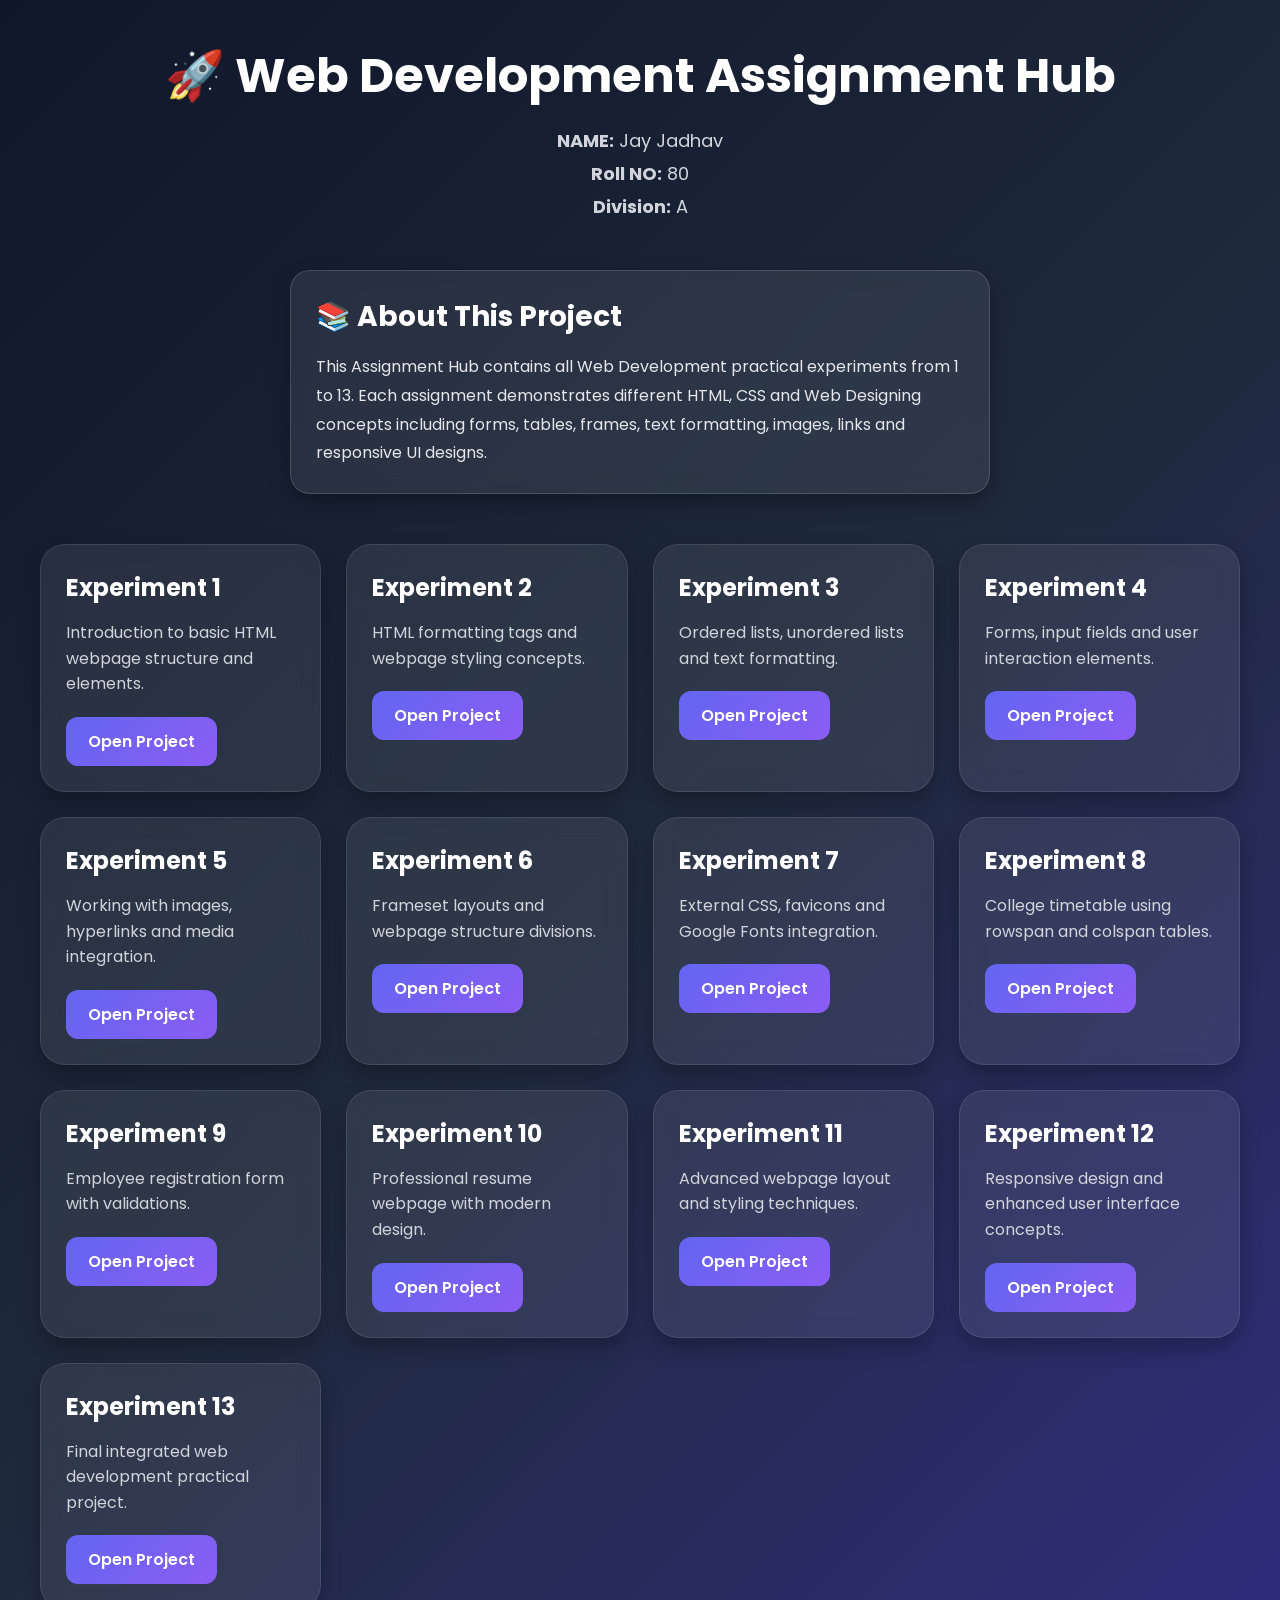
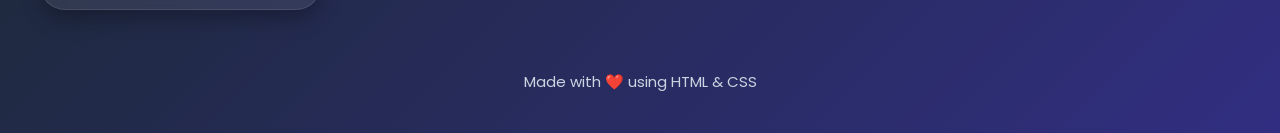
<file: index.html>
<!DOCTYPE html>
<html lang="en">
<head>
<meta charset="UTF-8">
<meta name="viewport" content="width=device-width, initial-scale=1.0">

<title>Web Development Assignment Hub</title>

<link rel="preconnect" href="https://fonts.googleapis.com">
<link href="https://fonts.googleapis.com/css2?family=Poppins:wght@300;400;500;600;700&display=swap" rel="stylesheet">

<style>

*{
margin:0;
padding:0;
box-sizing:border-box;
font-family:'Poppins',sans-serif;
}

body{
background:linear-gradient(135deg,#0f172a,#1e293b,#312e81);
min-height:100vh;
padding:40px;
color:white;
}

/* HEADER */

.header{
text-align:center;
margin-bottom:50px;
animation:fadeIn 1s ease;
}

.header h1{
font-size:48px;
margin-bottom:15px;
font-weight:700;
}

.header p{
font-size:18px;
color:#d1d5db;
margin:6px 0;
}

/* INFO BOX */

.info-box{
max-width:700px;
margin:auto;
background:rgba(255,255,255,0.08);
backdrop-filter:blur(10px);
padding:25px;
border-radius:20px;
margin-bottom:50px;
border:1px solid rgba(255,255,255,0.15);
box-shadow:0 8px 20px rgba(0,0,0,0.3);
}

.info-box h2{
margin-bottom:15px;
font-size:28px;
}

.info-box p{
line-height:1.8;
color:#e5e7eb;
}

/* GRID */

.container{
display:grid;
grid-template-columns:repeat(auto-fit,minmax(280px,1fr));
gap:25px;
}

/* CARD */

.card{
background:rgba(255,255,255,0.08);
backdrop-filter:blur(10px);
padding:25px;
border-radius:25px;
transition:0.4s;
border:1px solid rgba(255,255,255,0.1);
box-shadow:0 10px 20px rgba(0,0,0,0.25);
}

.card:hover{
transform:translateY(-12px) scale(1.02);
box-shadow:0 15px 30px rgba(0,0,0,0.4);
}

.card h2{
margin-bottom:15px;
font-size:24px;
}

.card p{
color:#d1d5db;
margin-bottom:20px;
line-height:1.6;
}

/* BUTTON */

.btn{
display:inline-block;
padding:12px 22px;
background:linear-gradient(135deg,#6366f1,#8b5cf6);
color:white;
text-decoration:none;
border-radius:12px;
font-weight:600;
transition:0.3s;
}

.btn:hover{
transform:scale(1.05);
background:linear-gradient(135deg,#4f46e5,#7c3aed);
}

/* FOOTER */

.footer{
text-align:center;
margin-top:60px;
color:#cbd5e1;
font-size:15px;
}

/* ANIMATION */

@keyframes fadeIn{
from{
opacity:0;
transform:translateY(-20px);
}
to{
opacity:1;
transform:translateY(0);
}
}

</style>
</head>

<body>

<!-- HEADER -->

<div class="header">

<h1>🚀 Web Development Assignment Hub</h1>

<p><b>NAME:</b> Jay Jadhav</p>

<p><b>Roll NO:</b> 80</p>

<p><b>Division:</b> A</p>

</div>

<!-- ABOUT -->

<div class="info-box">

<h2>📚 About This Project</h2>

<p>
This Assignment Hub contains all Web Development practical experiments from 1 to 13.
Each assignment demonstrates different HTML, CSS and Web Designing concepts including
forms, tables, frames, text formatting, images, links and responsive UI designs.
</p>

</div>

<!-- ASSIGNMENT CARDS -->

<div class="container">

<div class="card">
<h2>Experiment 1</h2>
<p>Introduction to basic HTML webpage structure and elements.</p>
<a class="btn" href="expriment1WD.html">Open Project</a>
</div>

<div class="card">
<h2>Experiment 2</h2>
<p>HTML formatting tags and webpage styling concepts.</p>
<a class="btn" href="expriment2WD.html">Open Project</a>
</div>

<div class="card">
<h2>Experiment 3</h2>
<p>Ordered lists, unordered lists and text formatting.</p>
<a class="btn" href="expriment3WD.html">Open Project</a>
</div>

<div class="card">
<h2>Experiment 4</h2>
<p>Forms, input fields and user interaction elements.</p>
<a class="btn" href="expriment4WD.html">Open Project</a>
</div>

<div class="card">
<h2>Experiment 5</h2>
<p>Working with images, hyperlinks and media integration.</p>
<a class="btn" href="expriment5wd.html">Open Project</a>
</div>

<div class="card">
<h2>Experiment 6</h2>
<p>Frameset layouts and webpage structure divisions.</p>
<a class="btn" href="expeiment6wd/index.html">Open Project</a>
</div>

<div class="card">
<h2>Experiment 7</h2>
<p>External CSS, favicons and Google Fonts integration.</p>
<a class="btn" href="expriment7wd/index.html">Open Project</a>
</div>

<div class="card">
<h2>Experiment 8</h2>
<p>College timetable using rowspan and colspan tables.</p>
<a class="btn" href="expriment8wd.html">Open Project</a>
</div>

<div class="card">
<h2>Experiment 9</h2>
<p>Employee registration form with validations.</p>
<a class="btn" href="expriment9wd.html">Open Project</a>
</div>

<div class="card">
<h2>Experiment 10</h2>
<p>Professional resume webpage with modern design.</p>
<a class="btn" href="expriment10wd.html">Open Project</a>
</div>

<div class="card">
<h2>Experiment 11</h2>
<p>Advanced webpage layout and styling techniques.</p>
<a class="btn" href="expriment11wd/employee.xml">Open Project</a>
</div>

<div class="card">
<h2>Experiment 12</h2>
<p>Responsive design and enhanced user interface concepts.</p>
<a class="btn" href="expriment12wd/cdcatlog_output.htm">Open Project</a>
</div>

<div class="card">
<h2>Experiment 13</h2>
<p>Final integrated web development practical project.</p>
<a class="btn" href="expriment13wd/students_output.htm">Open Project</a>
</div>

</div>

<!-- FOOTER -->

<div class="footer">

<p>Made with ❤️ using HTML & CSS</p>

</div>

</body>
</html>
</file>
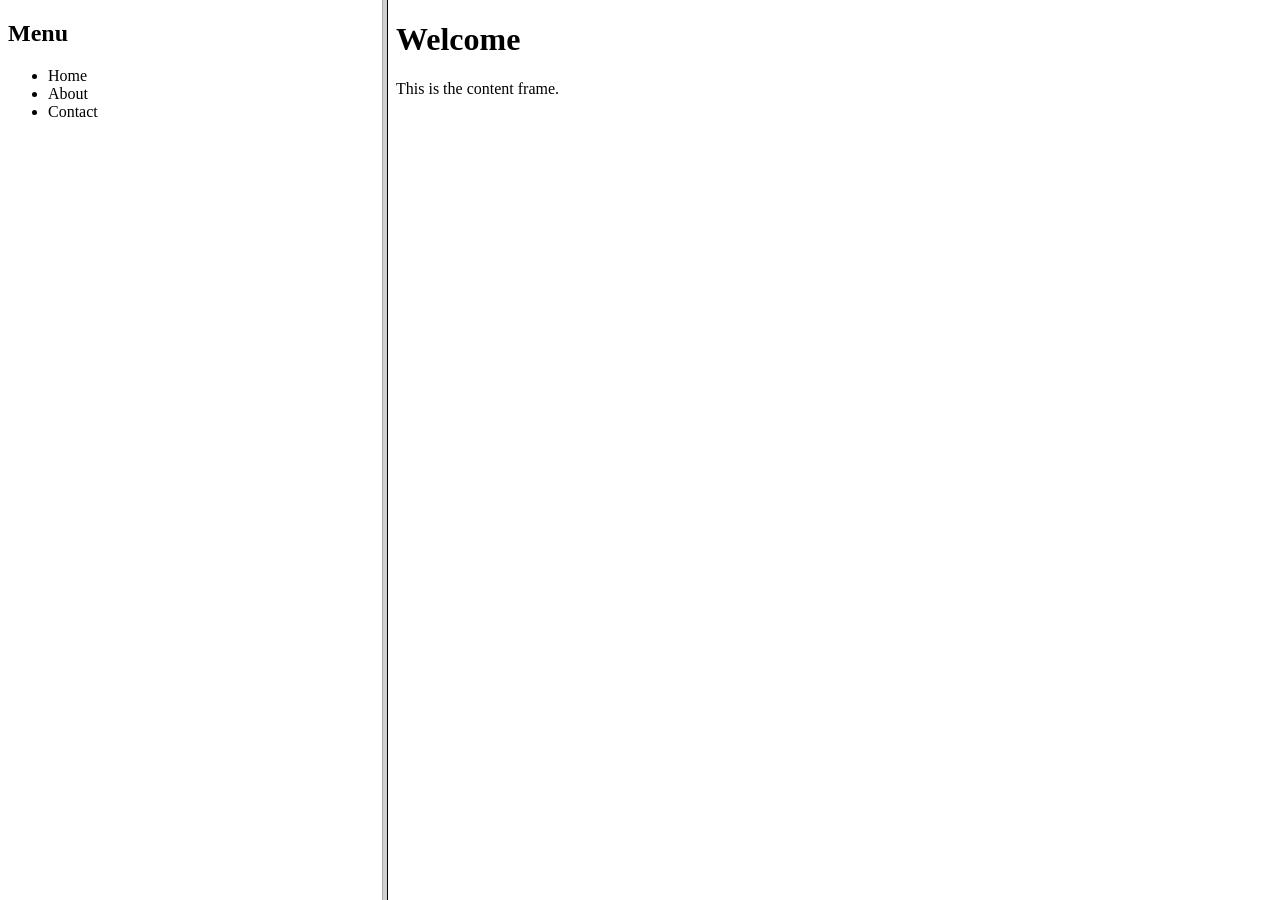
<file: expeiment6wd/index.html>
<!DOCTYPE html>
<html>
<head>
    <title>Frames Example</title>
</head>

<frameset cols="30%,70%">

    <!-- Left Frame -->
    <frame src="menu.html" name="leftFrame">

    <!-- Right Frame -->
    <frame src="content.html" name="rightFrame">

</frameset>

</html>
</file>
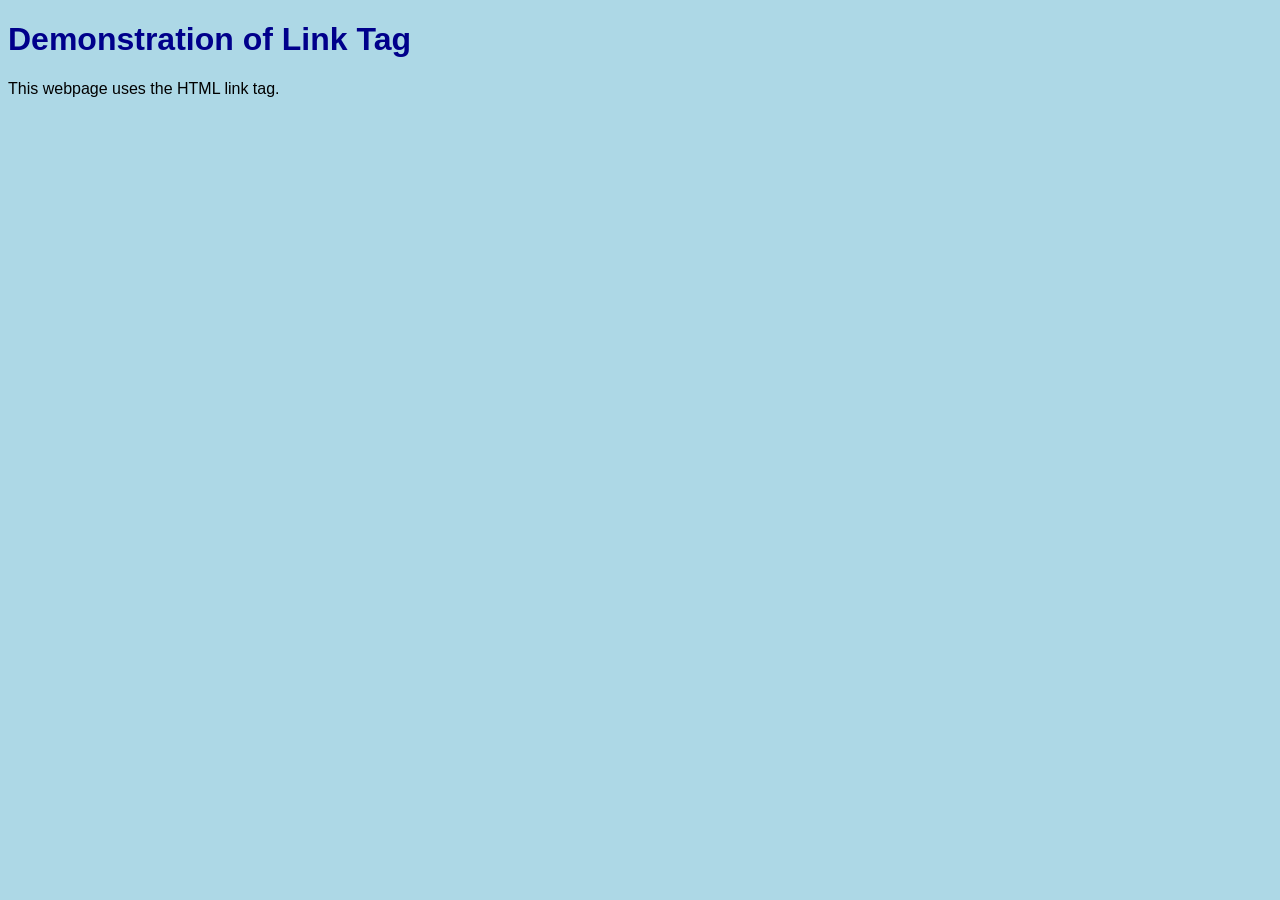
<file: expriment7wd/index.html>
<!DOCTYPE html>
<html>
<head>
    <title>Link Tag Example</title>

    <!-- Link tag used to connect external CSS -->
    <link rel="stylesheet" href="style.css">

    <!-- Link tag for favicon -->
    <link rel="icon" href="favicon.ico">
</head>

<body>

    <h1>Demonstration of Link Tag</h1>

    <p>This webpage uses the HTML link tag.</p>

</body>
</html>
</file>
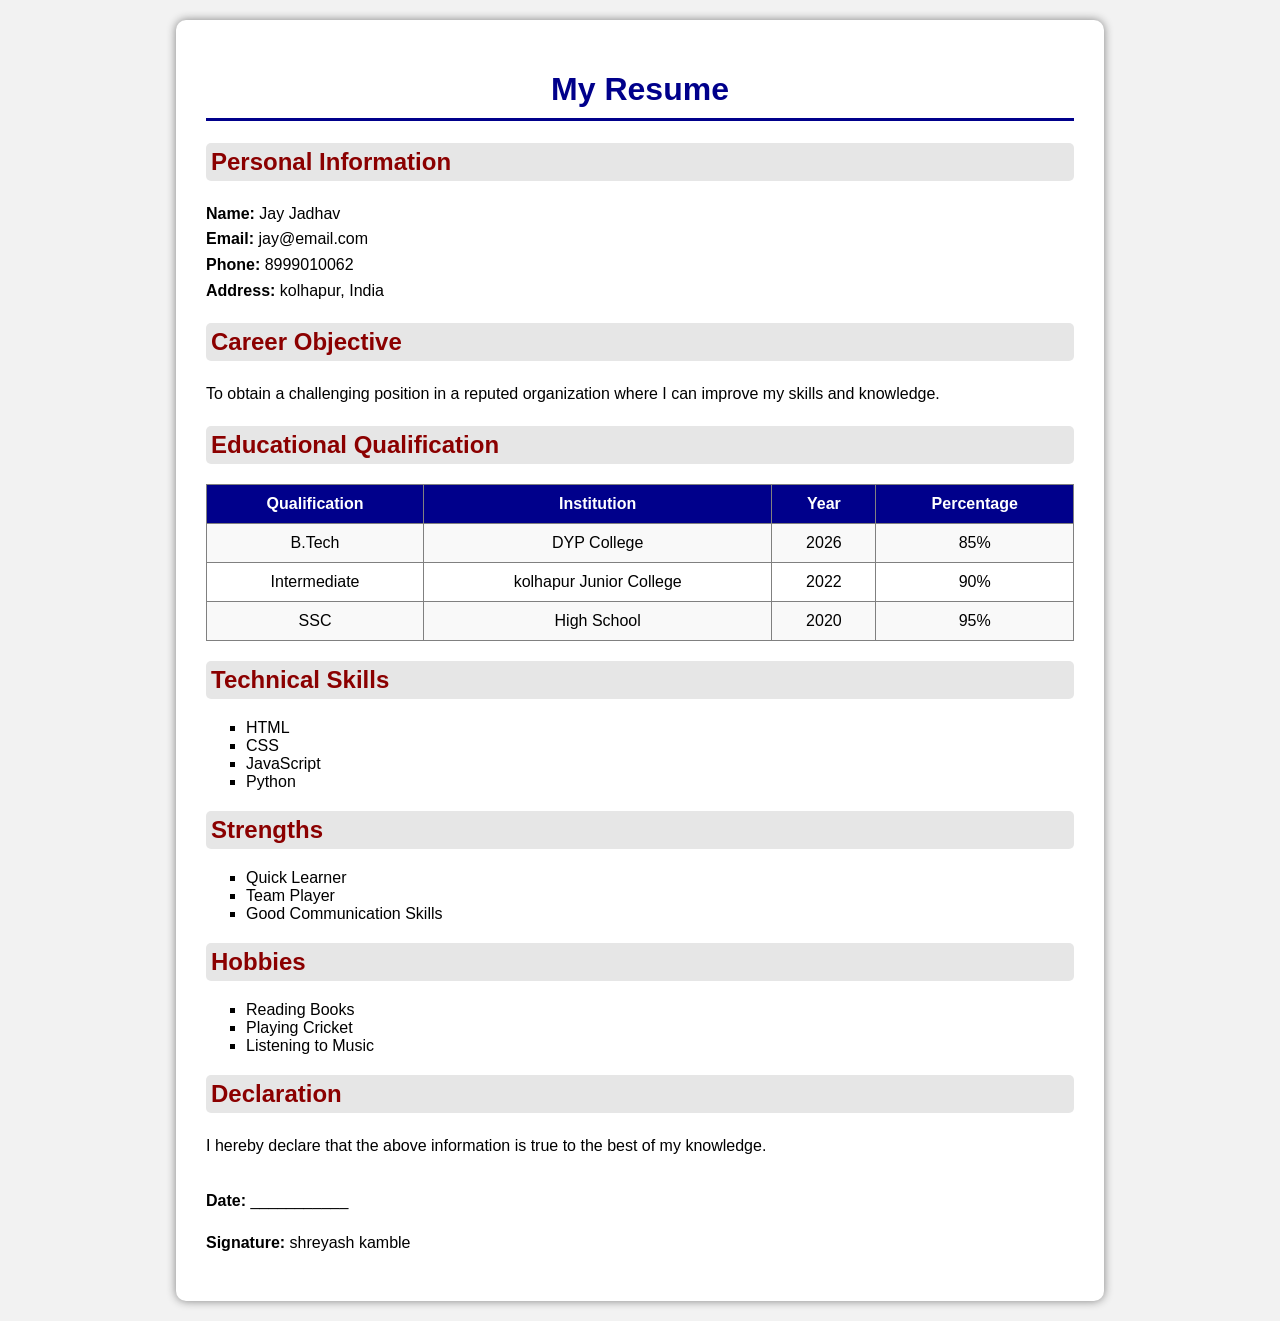
<file: expriment10wd.html>
<!DOCTYPE html>
<html>
<head>
    <title>Resume Webpage</title>

    <style>

        body {
            font-family: Arial, sans-serif;
            background-color: #f2f2f2;
            margin: 0;
            padding: 20px;
        }

        .resume {
            width: 70%;
            margin: auto;
            background-color: white;
            padding: 30px;
            border-radius: 10px;
            box-shadow: 0px 0px 10px gray;
        }

        h1 {
            text-align: center;
            color: darkblue;
            border-bottom: 3px solid darkblue;
            padding-bottom: 10px;
        }

        h2 {
            color: darkred;
            background-color: #e6e6e6;
            padding: 5px;
            border-radius: 5px;
        }

        p {
            font-size: 16px;
            line-height: 1.6;
        }

        ul {
            list-style-type: square;
        }

        table {
            width: 100%;
            border-collapse: collapse;
            margin-top: 10px;
        }

        table, th, td {
            border: 1px solid gray;
        }

        th {
            background-color: darkblue;
            color: white;
            padding: 10px;
        }

        td {
            padding: 10px;
            text-align: center;
        }

        tr:nth-child(even) {
            background-color: #f9f9f9;
        }

        .footer {
            margin-top: 30px;
        }

    </style>

</head>

<body>

<div class="resume">

    <h1>My Resume</h1>

    <!-- Personal Information -->
    <h2>Personal Information</h2>

    <p>
        <b>Name:</b> Jay Jadhav <br>
        <b>Email:</b> jay@email.com <br>
        <b>Phone:</b> 8999010062 <br>
        <b>Address:</b> kolhapur, India
    </p>

    <!-- Career Objective -->
    <h2>Career Objective</h2>

    <p>
        To obtain a challenging position in a reputed organization
        where I can improve my skills and knowledge.
    </p>

    <!-- Educational Qualification -->
    <h2>Educational Qualification</h2>

    <table>

        <tr>
            <th>Qualification</th>
            <th>Institution</th>
            <th>Year</th>
            <th>Percentage</th>
        </tr>

        <tr>
            <td>B.Tech</td>
            <td>DYP College</td>
            <td>2026</td>
            <td>85%</td>
        </tr>

        <tr>
            <td>Intermediate</td>
            <td>kolhapur Junior College</td>
            <td>2022</td>
            <td>90%</td>
        </tr>

        <tr>
            <td>SSC</td>
            <td>High School</td>
            <td>2020</td>
            <td>95%</td>
        </tr>

    </table>

    <!-- Technical Skills -->
    <h2>Technical Skills</h2>

    <ul>
        <li>HTML</li>
        <li>CSS</li>
        <li>JavaScript</li>
        <li>Python</li>
    </ul>

    <!-- Strengths -->
    <h2>Strengths</h2>

    <ul>
        <li>Quick Learner</li>
        <li>Team Player</li>
        <li>Good Communication Skills</li>
    </ul>

    <!-- Hobbies -->
    <h2>Hobbies</h2>

    <ul>
        <li>Reading Books</li>
        <li>Playing Cricket</li>
        <li>Listening to Music</li>
    </ul>

    <!-- Declaration -->
    <h2>Declaration</h2>

    <p>
        I hereby declare that the above information is true
        to the best of my knowledge.
    </p>

    <div class="footer">

        <p>
            <b>Date:</b> ___________
        </p>

        <p>
            <b>Signature:</b> shreyash kamble
        </p>

    </div>

</div>

</body>
</html>
</file>
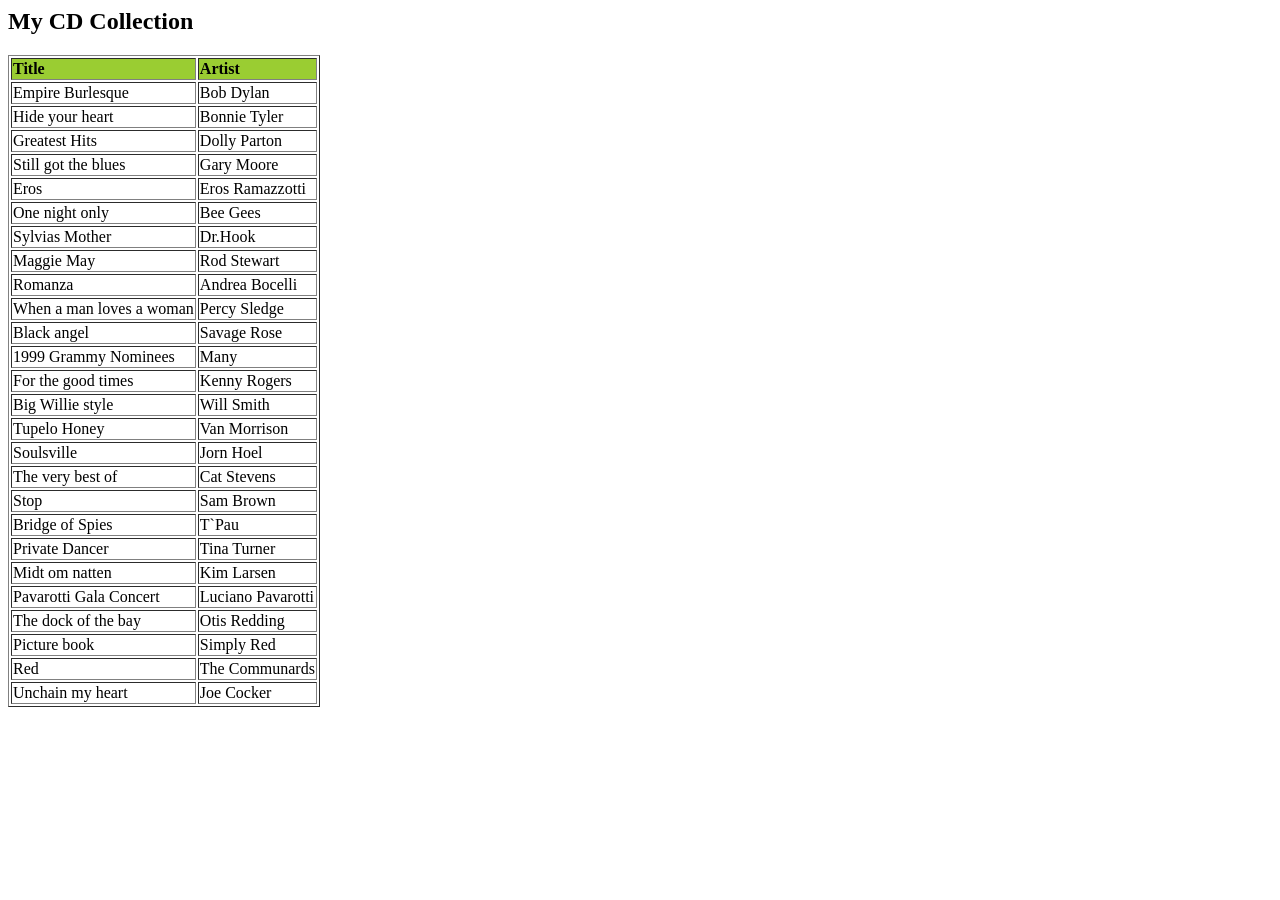
<file: expriment1WD.html>
<html>
  <body>
    <h2>My CD Collection</h2>
    <table border="1">
      <tr bgcolor="#9acd32">
        <th style="text-align:left">Title</th>
        <th style="text-align:left">Artist</th>
      </tr>
      <tr>
        <td>Empire Burlesque</td>
        <td>Bob Dylan</td>
      </tr>
      <tr>
        <td>Hide your heart</td>
        <td>Bonnie Tyler</td>
      </tr>
      <tr>
        <td>Greatest Hits</td>
        <td>Dolly Parton</td>
      </tr>
      <tr>
        <td>Still got the blues</td>
        <td>Gary Moore</td>
      </tr>
      <tr>
        <td>Eros</td>
        <td>Eros Ramazzotti</td>
      </tr>
      <tr>
        <td>One night only</td>
        <td>Bee Gees</td>
      </tr>
      <tr>
        <td>Sylvias Mother</td>
        <td>Dr.Hook</td>
      </tr>
      <tr>
        <td>Maggie May</td>
        <td>Rod Stewart</td>
      </tr>
      <tr>
        <td>Romanza</td>
        <td>Andrea Bocelli</td>
      </tr>
      <tr>
        <td>When a man loves a woman</td>
        <td>Percy Sledge</td>
      </tr>
      <tr>
        <td>Black angel</td>
        <td>Savage Rose</td>
      </tr>
      <tr>
        <td>1999 Grammy Nominees</td>
        <td>Many</td>
      </tr>
      <tr>
        <td>For the good times</td>
        <td>Kenny Rogers</td>
      </tr>
      <tr>
        <td>Big Willie style</td>
        <td>Will Smith</td>
      </tr>
      <tr>
        <td>Tupelo Honey</td>
        <td>Van Morrison</td>
      </tr>
      <tr>
        <td>Soulsville</td>
        <td>Jorn Hoel</td>
      </tr>
      <tr>
        <td>The very best of</td>
        <td>Cat Stevens</td>
      </tr>
      <tr>
        <td>Stop</td>
        <td>Sam Brown</td>
      </tr>
      <tr>
        <td>Bridge of Spies</td>
        <td>T`Pau</td>
      </tr>
      <tr>
        <td>Private Dancer</td>
        <td>Tina Turner</td>
      </tr>
      <tr>
        <td>Midt om natten</td>
        <td>Kim Larsen</td>
      </tr>
      <tr>
        <td>Pavarotti Gala Concert</td>
        <td>Luciano Pavarotti</td>
      </tr>
      <tr>
        <td>The dock of the bay</td>
        <td>Otis Redding</td>
      </tr>
      <tr>
        <td>Picture book</td>
        <td>Simply Red</td>
      </tr>
      <tr>
        <td>Red</td>
        <td>The Communards</td>
      </tr>
      <tr>
        <td>Unchain my heart</td>
        <td>Joe Cocker</td>
      </tr>
    </table>
  </body>
</html>
</file>
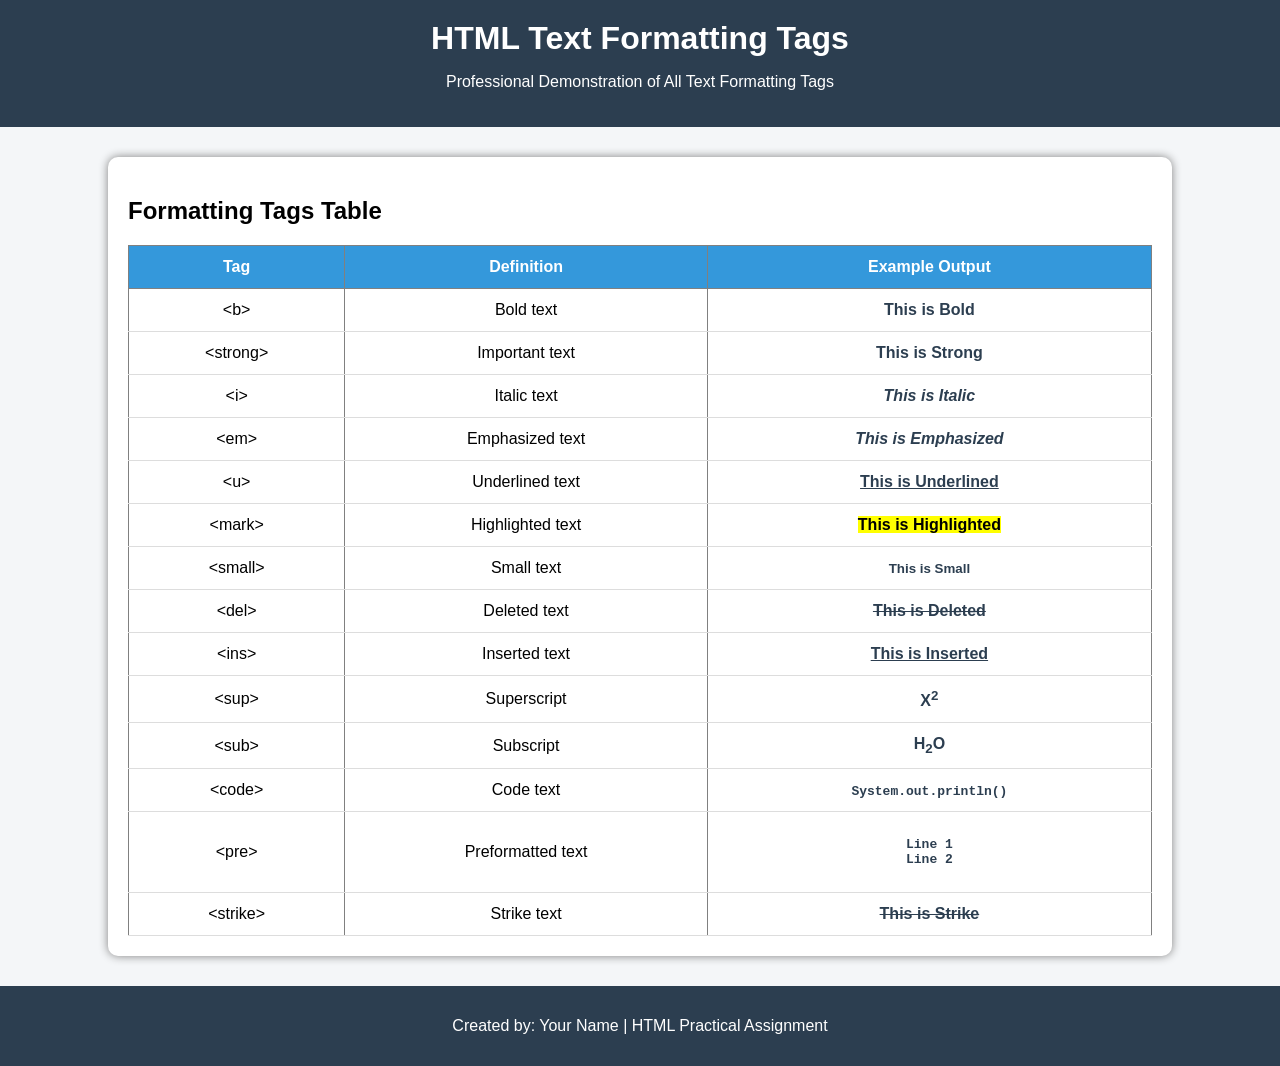
<file: expriment2WD.html>
<!DOCTYPE html>
<html>
<head>
    <title>HTML Text Formatting Tags</title>

    <style>
        body {
            font-family: Arial, sans-serif;
            background-color: #f4f6f8;
            margin: 0;
            padding: 0;
        }

        header {
            background-color: #2c3e50;
            color: white;
            padding: 20px;
            text-align: center;
        }

        h1 {
            margin: 0;
        }

        .container {
            width: 80%;
            margin: 30px auto;
            background: white;
            padding: 20px;
            border-radius: 10px;
            box-shadow: 0px 0px 10px gray;
        }

        table {
            width: 100%;
            border-collapse: collapse;
            margin-top: 20px;
        }

        th {
            background-color: #3498db;
            color: white;
            padding: 12px;
        }

        td {
            padding: 12px;
            text-align: center;
            border-bottom: 1px solid #ddd;
        }

        tr:hover {
            background-color: #f1f1f1;
        }

        footer {
            text-align: center;
            padding: 15px;
            background-color: #2c3e50;
            color: white;
            margin-top: 20px;
        }

        .example {
            color: #2c3e50;
            font-weight: bold;
        }

    </style>

</head>

<body>

<header>
    <h1>HTML Text Formatting Tags</h1>
    <p>Professional Demonstration of All Text Formatting Tags</p>
</header>

<div class="container">

    <h2>Formatting Tags Table</h2>

    <table border="1">

        <tr>
            <th>Tag</th>
            <th>Definition</th>
            <th>Example Output</th>
        </tr>

        <tr>
            <td>&lt;b&gt;</td>
            <td>Bold text</td>
            <td class="example"><b>This is Bold</b></td>
        </tr>

        <tr>
            <td>&lt;strong&gt;</td>
            <td>Important text</td>
            <td class="example"><strong>This is Strong</strong></td>
        </tr>

        <tr>
            <td>&lt;i&gt;</td>
            <td>Italic text</td>
            <td class="example"><i>This is Italic</i></td>
        </tr>

        <tr>
            <td>&lt;em&gt;</td>
            <td>Emphasized text</td>
            <td class="example"><em>This is Emphasized</em></td>
        </tr>

        <tr>
            <td>&lt;u&gt;</td>
            <td>Underlined text</td>
            <td class="example"><u>This is Underlined</u></td>
        </tr>

        <tr>
            <td>&lt;mark&gt;</td>
            <td>Highlighted text</td>
            <td class="example"><mark>This is Highlighted</mark></td>
        </tr>

        <tr>
            <td>&lt;small&gt;</td>
            <td>Small text</td>
            <td class="example"><small>This is Small</small></td>
        </tr>

        <tr>
            <td>&lt;del&gt;</td>
            <td>Deleted text</td>
            <td class="example"><del>This is Deleted</del></td>
        </tr>

        <tr>
            <td>&lt;ins&gt;</td>
            <td>Inserted text</td>
            <td class="example"><ins>This is Inserted</ins></td>
        </tr>

        <tr>
            <td>&lt;sup&gt;</td>
            <td>Superscript</td>
            <td class="example">X<sup>2</sup></td>
        </tr>

        <tr>
            <td>&lt;sub&gt;</td>
            <td>Subscript</td>
            <td class="example">H<sub>2</sub>O</td>
        </tr>

        <tr>
            <td>&lt;code&gt;</td>
            <td>Code text</td>
            <td class="example"><code>System.out.println()</code></td>
        </tr>

        <tr>
            <td>&lt;pre&gt;</td>
            <td>Preformatted text</td>
            <td class="example">
<pre>
Line 1
Line 2
</pre>
            </td>
        </tr>

        <tr>
            <td>&lt;strike&gt;</td>
            <td>Strike text</td>
            <td class="example"><strike>This is Strike</strike></td>
        </tr>

    </table>

</div>

<footer>
    <p>Created by: Your Name | HTML Practical Assignment</p>
</footer>

</body>
</html>
</file>
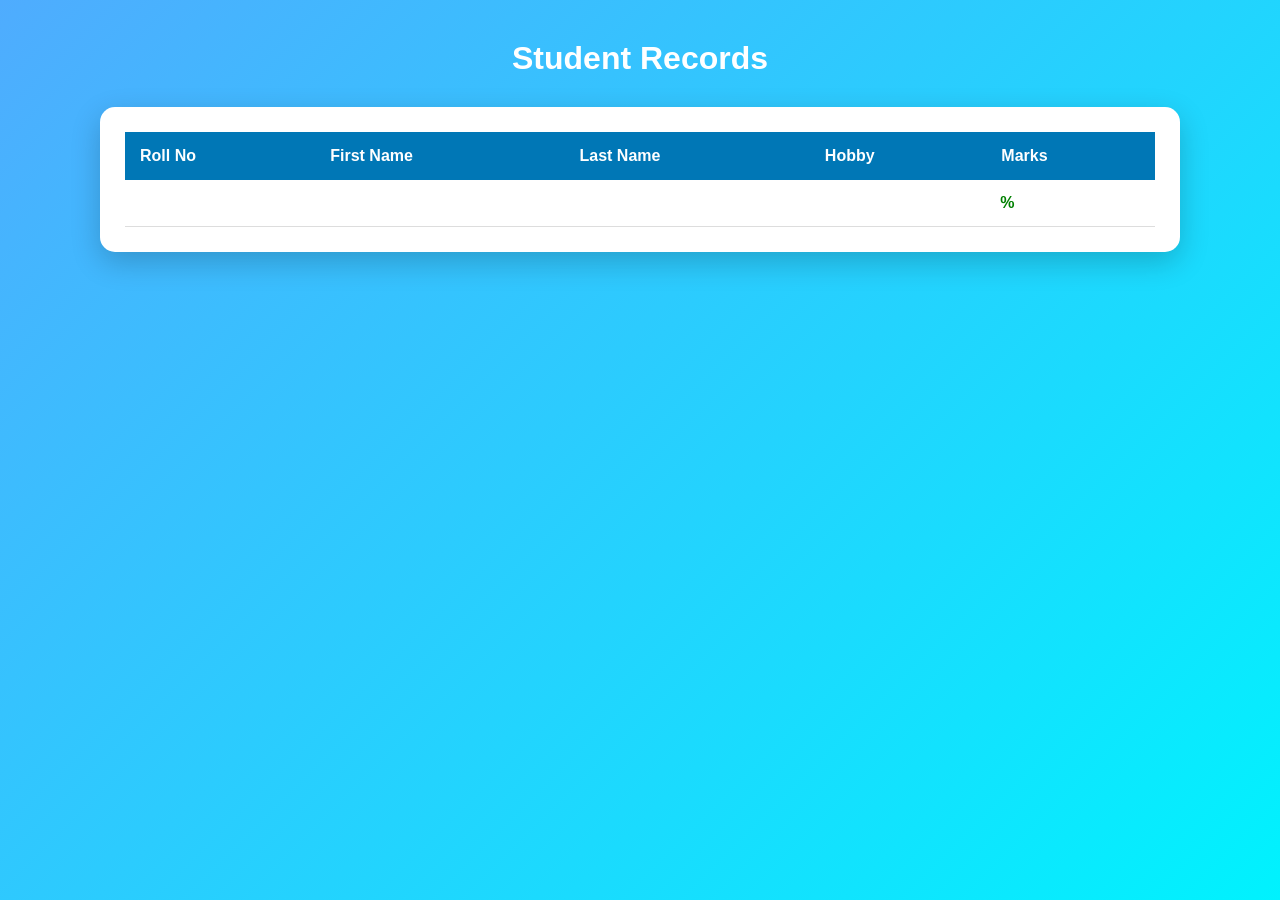
<file: expriment4WD.html>
<?xml version="1.0" encoding="UTF-8"?>

<xsl:stylesheet version="1.0"
xmlns:xsl="http://www.w3.org/1999/XSL/Transform">

<xsl:output method="html"/>

<xsl:template match="/">

<html>

<head>

    <meta charset="UTF-8"/>
    <meta name="viewport" content="width=device-width, initial-scale=1.0"/>

    <title>Student Records</title>

    <style>

        *{
            margin:0;
            padding:0;
            box-sizing:border-box;
        }

        body{
            font-family: Arial, sans-serif;
            background: linear-gradient(135deg,#4facfe,#00f2fe);
            min-height:100vh;
            padding:40px;
        }

        .container{
            width:90%;
            margin:auto;
        }

        h1{
            text-align:center;
            color:white;
            margin-bottom:30px;
        }

        .table-box{
            background:white;
            padding:25px;
            border-radius:15px;
            box-shadow:0 10px 30px rgba(0,0,0,0.2);
        }

        table{
            width:100%;
            border-collapse:collapse;
        }

        th{
            background:#0077b6;
            color:white;
            padding:15px;
            text-align:left;
        }

        td{
            padding:14px;
            border-bottom:1px solid #ddd;
        }

        tr:hover{
            background:#f1f5f9;
        }

        .roll{
            color:#2563eb;
            font-weight:bold;
        }

        .marks{
            color:green;
            font-weight:bold;
        }

        .hobby{
            color:#9333ea;
            font-style:italic;
        }

    </style>

</head>

<body>

<div class="container">

    <h1>Student Records</h1>

    <div class="table-box">

        <table>

            <tr>
                <th>Roll No</th>
                <th>First Name</th>
                <th>Last Name</th>
                <th>Hobby</th>
                <th>Marks</th>
            </tr>

            <xsl:for-each select="class/student">

            <tr>

                <td>
                    <span class="roll">
                        <xsl:value-of select="@rollno"/>
                    </span>
                </td>

                <td>
                    <xsl:value-of select="firstname"/>
                </td>

                <td>
                    <xsl:value-of select="lastname"/>
                </td>

                <td>
                    <span class="hobby">
                        <xsl:value-of select="hobby"/>
                    </span>
                </td>

                <td>
                    <span class="marks">
                        <xsl:value-of select="marks"/>%
                    </span>
                </td>

            </tr>

            </xsl:for-each>

        </table>

    </div>

</div>

</body>

</html>

</xsl:template>

</xsl:stylesheet>
</file>
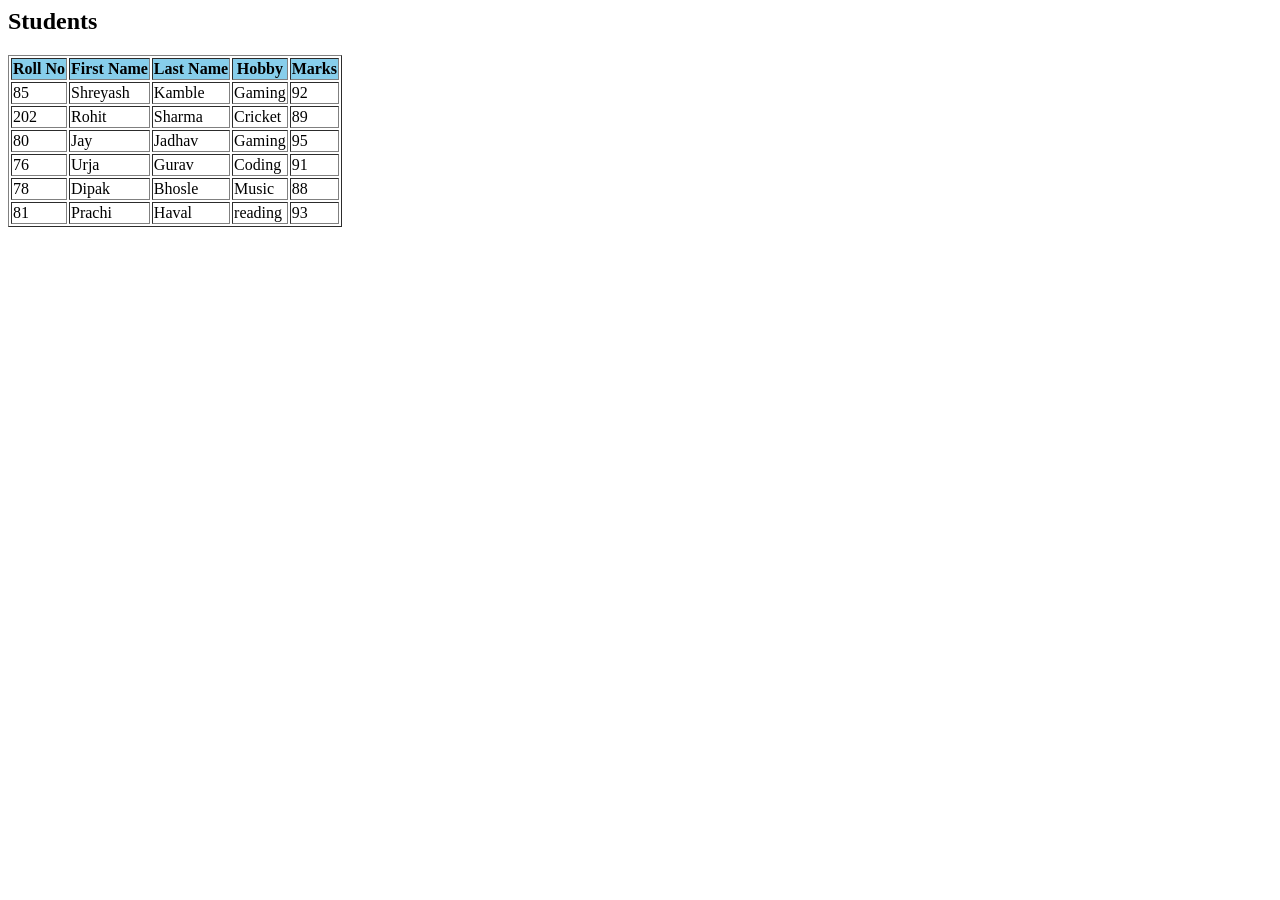
<file: expriment5wd.html>
<html>
  <body>
    <h2>Students</h2>

    <table border="1">

      <tr bgcolor="#87ceeb">
        <th>Roll No</th>
        <th>First Name</th>
        <th>Last Name</th>
        <th>Hobby</th>
        <th>Marks</th>
      </tr>

      <tr>
        <td>85</td>
        <td>Shreyash</td>
        <td>Kamble</td>
        <td>Gaming</td>
        <td>92</td>
      </tr>

      <tr>
        <td>202</td>
        <td>Rohit</td>
        <td>Sharma</td>
        <td>Cricket</td>
        <td>89</td>
      </tr>

      <tr>
        <td>80</td>
        <td>Jay</td>
        <td>Jadhav</td>
        <td>Gaming</td>
        <td>95</td>
      </tr>

      <tr>
        <td>76</td>
        <td>Urja</td>
        <td>Gurav</td>
        <td>Coding</td>
        <td>91</td>
      </tr>

      <tr>
        <td>78</td>
        <td>Dipak</td>
        <td>Bhosle</td>
        <td>Music</td>
        <td>88</td>
      </tr>

      <tr>
        <td>81</td>
        <td>Prachi</td>
        <td>Haval</td>
        <td>reading</td>
        <td>93</td>
      </tr>

    </table>

  </body>
</html>
</file>
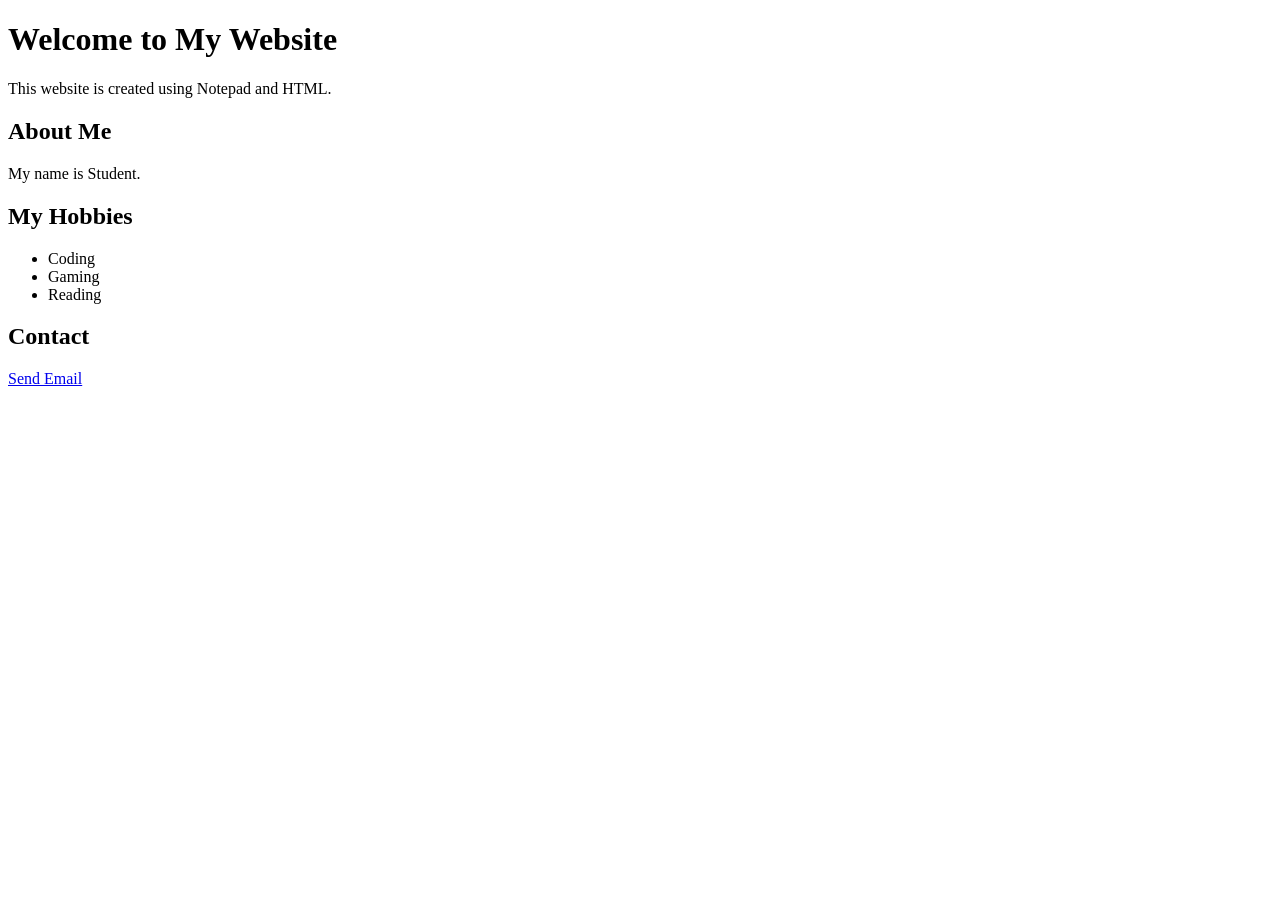
<file: expriment8wd.html>
<!DOCTYPE html>
<html>
<head>
    <title>My First Web Page</title>
</head>
<body>

    <h1>Welcome to My Website</h1>

    <p>This website is created using Notepad and HTML.</p>

    <h2>About Me</h2>
    <p>My name is Student.</p>

    <h2>My Hobbies</h2>
    <ul>
        <li>Coding</li>
        <li>Gaming</li>
        <li>Reading</li>
    </ul>

    <h2>Contact</h2>
    <a href="mailto:example@gmail.com">Send Email</a>

</body>
</html>
</file>
<file: expriment7wd/style.css>
body {
    background-color: lightblue;
    font-family: Arial;
}

h1 {
    color: darkblue;
}
</file>
